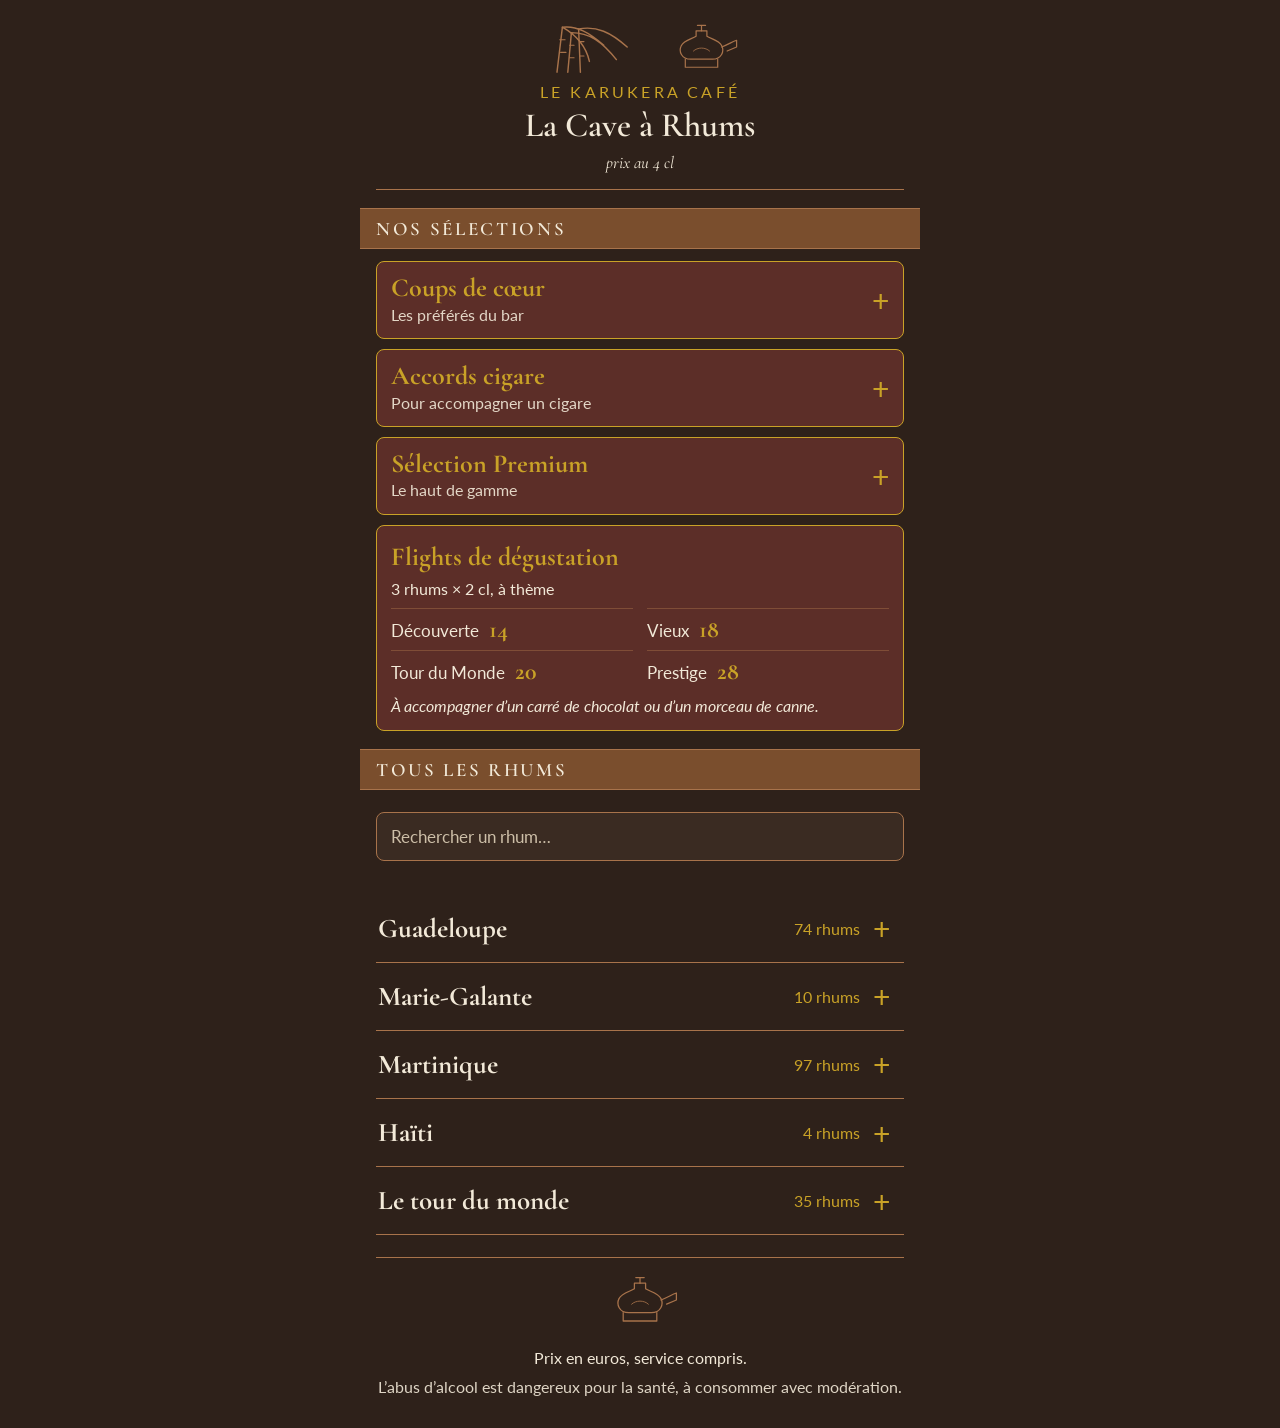
<file: karukera/rhums/index.html>
<!DOCTYPE html>
<html lang="fr"><head><meta charset="utf-8">
<meta name="viewport" content="width=device-width,initial-scale=1">
<meta name="theme-color" content="#2E211A">
<meta name="robots" content="noindex">
<title>Le Karukera Café — La Cave à Rhums</title>
<link rel="preconnect" href="https://fonts.googleapis.com"><link rel="preconnect" href="https://fonts.gstatic.com" crossorigin>
<link href="https://fonts.googleapis.com/css2?family=Cormorant+Garamond:ital,wght@0,600;0,700;1,500&family=Lato:wght@400;700&display=swap" rel="stylesheet">
<style>
:root{--bg:#2E211A;--cuir:#7A4E2D;--tabac:#A8734B;--aca:#5C2E28;--iv:#F2E9D8;--or:#C9A227}
*{box-sizing:border-box}
html{-webkit-text-size-adjust:100%}
body{margin:0;background:var(--bg);color:var(--iv);font:400 16px/1.45 Lato,system-ui,-apple-system,"Segoe UI",Roboto,sans-serif;overflow-x:hidden}
.wrap{max-width:560px;margin:0 auto;padding:0 16px 24px}
h1,h2,h3,h4,.st,.ot,.big{font-family:"Cormorant Garamond",Georgia,"Times New Roman",serif}
header{text-align:center;padding:20px 0 14px;border-bottom:1px solid var(--tabac)}
.eng{display:flex;justify-content:center;gap:14px;align-items:flex-end;height:54px;margin-bottom:6px}.eng svg{height:54px;width:auto}
.kicker{margin:0;font-size:16px;letter-spacing:.2em;text-transform:uppercase;color:var(--or)}
h1{margin:4px 0 6px;font-weight:600;font-size:34px;line-height:1.1}
.sub{margin:0;font-size:17px;color:var(--iv);font-style:italic;font-family:"Cormorant Garamond",Georgia,serif}
.band{margin:18px -16px 12px;padding:8px 16px;background:var(--cuir);font:600 19px "Cormorant Garamond",Georgia,serif;letter-spacing:.14em;text-transform:uppercase;color:var(--iv);border-top:1px solid var(--tabac);border-bottom:1px solid var(--tabac)}
details>summary{list-style:none;cursor:pointer;-webkit-tap-highlight-color:transparent}
details>summary::-webkit-details-marker{display:none}
.sel{background:var(--aca);border:1px solid var(--or);border-radius:8px;margin:0 0 10px}
.sel summary{display:flex;flex-direction:column;padding:12px 44px 12px 14px;position:relative;min-height:56px;justify-content:center}
.st{font-size:26px;font-weight:700;color:var(--or);line-height:1.1}
.ss{font-size:16px;color:var(--iv);opacity:.9}
.sel summary::after,.orig summary::after{content:"+";position:absolute;right:14px;top:50%;transform:translateY(-50%);font:400 30px/1 Lato,sans-serif;color:var(--or)}
details[open]>summary::after{content:"\2212"}
.selin{padding:0 14px 12px}
.tag{margin:0 0 8px;font-size:16px;font-style:italic;color:var(--iv);opacity:.8;border-top:1px solid var(--tabac);padding-top:8px}
.sel ul{list-style:none;margin:0;padding:0}
.sel li{padding:9px 0;border-top:1px solid rgba(168,115,75,.45)}
.sel li p{margin:4px 0 0;font-size:16px;opacity:.95}
.l1,li{display:flex;align-items:baseline;gap:8px}
.sel li{display:block}
.n{font:700 16px Lato,sans-serif;color:var(--or);min-width:26px;font-variant-numeric:tabular-nums}
.p{font:700 12px Lato,sans-serif;letter-spacing:.06em;color:var(--iv);border:1px solid var(--tabac);background:var(--cuir);border-radius:10px;padding:2px 7px;flex:none;align-self:baseline}
.t{font-size:17px;flex:1;min-width:0;overflow-wrap:anywhere}
.pr{font:700 24px "Cormorant Garamond",Georgia,serif;color:var(--or);margin-left:6px;white-space:nowrap}
.fl{background:var(--aca);border:1px solid var(--or);border-radius:8px;padding:12px 14px;margin:0 0 6px}
.fl h2{margin:0;font-size:26px;color:var(--or);font-weight:700}
.fl .d{margin:2px 0 8px;font-size:16px}
.fl ul{list-style:none;margin:0;padding:0;display:grid;grid-template-columns:1fr 1fr;gap:6px 14px}
.fl li{display:block;border-top:1px solid rgba(168,115,75,.45);padding-top:6px}
.fl .t{font-size:17px}
.fl .acc{margin:8px 0 0;font-size:16px;font-style:italic}
.search{position:sticky;top:0;z-index:5;background:var(--bg);padding:10px 0 8px;margin-top:6px}
.search input{width:100%;font:400 17px Lato,sans-serif;padding:13px 14px;border-radius:8px;border:1px solid var(--tabac);background:#3a2b22;color:var(--iv)}
.search input::placeholder{color:#cdbfa8}
.search input:focus{outline:2px solid var(--or)}
#cnt{margin:4px 2px 0;font-size:16px;color:var(--or);min-height:22px}
.orig{border-bottom:1px solid var(--tabac)}
.orig summary{display:flex;justify-content:space-between;align-items:baseline;padding:14px 44px 14px 2px;position:relative;min-height:56px;align-items:center}
.ot{font-size:27px;font-weight:700}
.oc{font-size:16px;color:var(--or)}
.obody{padding:0 0 10px}
.orig ul{list-style:none;margin:0;padding:0}
.orig li{padding:9px 0;border-top:1px solid rgba(168,115,75,.3)}
h3{margin:14px 0 2px;font-size:23px;color:var(--or);font-weight:700;letter-spacing:.04em;border-bottom:1px solid var(--tabac)}
h4{margin:12px 0 2px;font-size:19px;font-weight:600;font-style:italic;color:var(--iv);background:rgba(122,78,45,.5);padding:3px 8px;border-radius:4px}
.hide{display:none!important}
#none{display:none;text-align:center;padding:18px 0;font-size:17px}
footer{text-align:center;margin-top:22px;padding-top:14px;border-top:1px solid var(--tabac);font-size:16px}
footer svg{height:56px;width:auto;margin-bottom:6px}
footer p{margin:6px 0}
footer .w{font-size:16px;opacity:.9}
</style></head><body><div class="wrap">
<header><div class="eng"><svg viewBox="0 0 120 60" aria-hidden="true"><g fill="none" stroke="#A8734B" stroke-width="1.6" stroke-linecap="round"><path d="M20 58 L26 8 M32 58 L36 14 M46 58 L44 10"/><path d="M23 22h6M24 36h6M34 28h5M34 42h5M45 24h5M45 40h5" stroke-width="1.2"/><path d="M26 8 C42 6 56 14 72 28 M26 8 C40 16 52 28 56 46 M36 14 C56 14 70 24 86 44 M44 10 C64 6 80 14 98 30"/></g></svg><svg viewBox="0 0 120 80" aria-hidden="true"><g fill="none" stroke="#A8734B" stroke-width="1.8" stroke-linecap="round" stroke-linejoin="round"><path d="M44 58 C30 58 26 46 30 38 C34 30 46 28 52 24 L52 16 L68 16 L68 24 C74 28 86 30 90 38 C94 46 90 58 76 58 Z"/><path d="M60 16 L60 8 M54 8h12"/><path d="M90 40 C100 36 106 32 112 30 L112 40 L98 46"/><path d="M36 58 L36 70 L84 70 L84 58"/><path d="M48 46 C54 40 66 40 72 46" stroke-width="1.2"/></g></svg></div><p class="kicker">Le Karukera Café</p><h1>La Cave à Rhums</h1><p class="sub">prix au 4 cl</p></header>
<div id="top">
<div class="band">Nos sélections</div>
<details class="sel" id="s1"><summary><span class="st">Coups de cœur</span><span class="ss">Les préférés du bar</span></summary><div class="selin"><p class="tag">sélection proposée — à valider par Jérémie</p><ul><li><div class="l1"><span class="n">06</span><span class="p">GUA</span><span class="t">Bielle Millésime 2018 <b class="pr">10</b></span></div><p>Un agricole de Guadeloupe en millésime, pour découvrir le style de la maison Bielle.</p></li><li><div class="l1"><span class="n">27</span><span class="p">GUA</span><span class="t">Damoiseau 8 ans <b class="pr">10</b></span></div><p>Un rhum vieux de 8 ans, rond et accessible, pour découvrir l’élevage en fût.</p></li><li><div class="l1"><span class="n">41</span><span class="p">GUA</span><span class="t">Longueteau Parcelle 1 <b class="pr">10</b></span></div><p>Un rhum de parcelle, qui met en avant l’expression d’un terroir de Guadeloupe.</p></li><li><div class="l1"><span class="n">76</span><span class="p">M-G</span><span class="t">Père Labat Réserve Familiale <b class="pr">11</b></span></div><p>Marie-Galante dans le verre : un vieux rhum agricole de l’île, à savourer lentement.</p></li><li><div class="l1"><span class="n">56</span><span class="p">GUA</span><span class="t">Montebello Millésime 8 ans <b class="pr">12</b></span></div><p>Un millésime de 8 ans, pour les amateurs de rhums vieux.</p></li><li><div class="l1"><span class="n">67</span><span class="p">GUA</span><span class="t">Reimonenq 9 ans <b class="pr">14</b></span></div><p>Un rhum vieux de 9 ans de la maison Reimonenq, pour finir la soirée.</p></li></ul></div></details><details class="sel" id="s2"><summary><span class="st">Accords cigare</span><span class="ss">Pour accompagner un cigare</span></summary><div class="selin"><p class="tag">sélection proposée — à valider par Jérémie</p><ul><li><div class="l1"><span class="n">101</span><span class="p">MTQ</span><span class="t">Clément XO <b class="pr">10</b></span></div><p>Un XO rond et accessible, une valeur sûre pour accompagner un cigare.</p></li><li><div class="l1"><span class="n">219</span><span class="p">MONDE</span><span class="t">Diplomático <b class="pr">12</b></span></div><p>Un rhum du Venezuela doux et gourmand, un accord tout en rondeur avec le cigare.</p></li><li><div class="l1"><span class="n">117</span><span class="p">MTQ</span><span class="t">HSE Black Sheriff <b class="pr">16</b></span></div><p>Un rhum vieux au caractère marqué, pensé pour tenir face à un cigare corsé.</p></li><li><div class="l1"><span class="n">204</span><span class="p">MONDE</span><span class="t">Zacapa Solera 23 ans <b class="pr">17</b></span></div><p>Un rhum du Guatemala de longue maturation, pour un moment de fumoir.</p></li><li><div class="l1"><span class="n">160</span><span class="p">MTQ</span><span class="t">Neisson XO <b class="pr">19</b></span></div><p>Un XO agricole de Martinique, à la fois élégant et structuré.</p></li><li><div class="l1"><span class="n">10</span><span class="p">GUA</span><span class="t">Bielle Karibia 9 ans <b class="pr">20</b></span></div><p>Un rhum vieux de 9 ans de la maison Bielle, pour un cigare de fin de soirée.</p></li></ul></div></details><details class="sel" id="s3"><summary><span class="st">Sélection Premium</span><span class="ss">Le haut de gamme</span></summary><div class="selin"><p class="tag">sélection proposée — à valider par Jérémie</p><ul><li><div class="l1"><span class="n">49</span><span class="p">GUA</span><span class="t">Longueteau Genesis XO <b class="pr">40</b></span></div><p>Une cuvée haut de gamme de Longueteau, pour une dégustation d’exception.</p></li><li><div class="l1"><span class="n">70</span><span class="p">GUA</span><span class="t">Reimonenq RQL Limité <b class="pr">48</b></span></div><p>Une édition limitée de la maison Reimonenq, à déguster en petite quantité.</p></li><li><div class="l1"><span class="n">145</span><span class="p">MTQ</span><span class="t">La Favorite Flibuste 2000 <b class="pr">70</b></span></div><p>Un millésime ancien de Martinique, à savourer en petite quantité.</p></li><li><div class="l1"><span class="n">62</span><span class="p">GUA</span><span class="t">Montebello 1982 <b class="pr">72</b></span></div><p>Un millésime 1982 de Guadeloupe, rare et précieux.</p></li><li><div class="l1"><span class="n">15</span><span class="p">GUA</span><span class="t">Bielle Anniversaire <b class="pr">79</b></span></div><p>Une cuvée anniversaire de la maison Bielle, pour les grandes occasions.</p></li><li><div class="l1"><span class="n">93</span><span class="p">MTQ</span><span class="t">A1710 La Délivrande <b class="pr">126</b></span></div><p>La référence la plus exclusive de la carte, pour un moment d’exception.</p></li></ul></div></details>
<div class="fl"><h2>Flights de dégustation</h2><p class="d">3 rhums × 2 cl, à thème</p><ul><li><span class="t">Découverte</span> <b class="pr">14</b></li><li><span class="t">Vieux</span> <b class="pr">18</b></li><li><span class="t">Tour du Monde</span> <b class="pr">20</b></li><li><span class="t">Prestige</span> <b class="pr">28</b></li></ul><p class="acc">À accompagner d’un carré de chocolat ou d’un morceau de canne.</p></div>
</div>
<div class="band">Tous les rhums</div>
<div class="search"><input id="q" type="search" placeholder="Rechercher un rhum…" autocomplete="off" aria-label="Rechercher"><div id="cnt" aria-live="polite"></div></div>
<div id="none">Aucun rhum trouvé. Essayez un autre mot.</div>
<details class="orig"><summary><span class="ot">Guadeloupe</span><span class="oc" data-c="74">74 rhums</span></summary><div class="obody"><div class="dist"><h4>Bielle</h4><ul><li data-s="guadeloupe bielle bielle canne grise"><span class="n">01</span><span class="p">GUA</span><span class="t">Bielle Canne Grise <b class="pr">6</b></span></li><li data-s="guadeloupe bielle bielle ambre premium"><span class="n">02</span><span class="p">GUA</span><span class="t">Bielle Ambré Premium <b class="pr">7</b></span></li><li data-s="guadeloupe bielle bielle canne bio"><span class="n">03</span><span class="p">GUA</span><span class="t">Bielle Canne Bio <b class="pr">8</b></span></li><li data-s="guadeloupe bielle bielle 3 ans"><span class="n">04</span><span class="p">GUA</span><span class="t">Bielle 3 ans <b class="pr">8</b></span></li><li data-s="guadeloupe bielle bielle 2015"><span class="n">05</span><span class="p">GUA</span><span class="t">Bielle 2015 <b class="pr">9</b></span></li><li data-s="guadeloupe bielle bielle millesime 2018"><span class="n">06</span><span class="p">GUA</span><span class="t">Bielle Millésime 2018 <b class="pr">10</b></span></li><li data-s="guadeloupe bielle bielle millesime 2017"><span class="n">07</span><span class="p">GUA</span><span class="t">Bielle Millésime 2017 <b class="pr">12</b></span></li><li data-s="guadeloupe bielle bielle brut de fut 2016"><span class="n">08</span><span class="p">GUA</span><span class="t">Bielle Brut de Fût 2016 <b class="pr">15</b></span></li><li data-s="guadeloupe bielle bielle brut de fut 2014"><span class="n">09</span><span class="p">GUA</span><span class="t">Bielle Brut de Fût 2014 <b class="pr">17</b></span></li><li data-s="guadeloupe bielle bielle karibia 9 ans"><span class="n">10</span><span class="p">GUA</span><span class="t">Bielle Karibia 9 ans <b class="pr">20</b></span></li><li data-s="guadeloupe bielle bielle millesime 2008"><span class="n">11</span><span class="p">GUA</span><span class="t">Bielle Millésime 2008 <b class="pr">21</b></span></li><li data-s="guadeloupe bielle bielle millesime 2011"><span class="n">12</span><span class="p">GUA</span><span class="t">Bielle Millésime 2011 <b class="pr">22</b></span></li><li data-s="guadeloupe bielle bielle brut de fut 2012 limite"><span class="n">13</span><span class="p">GUA</span><span class="t">Bielle Brut de Fût 2012 Limité <b class="pr">31</b></span></li><li data-s="guadeloupe bielle bielle pepite 2008"><span class="n">14</span><span class="p">GUA</span><span class="t">Bielle Pépite 2008 <b class="pr">69</b></span></li><li data-s="guadeloupe bielle bielle anniversaire"><span class="n">15</span><span class="p">GUA</span><span class="t">Bielle Anniversaire <b class="pr">79</b></span></li></ul></div><div class="dist"><h4>Bologne</h4><ul><li data-s="guadeloupe bologne bologne blanc"><span class="n">16</span><span class="p">GUA</span><span class="t">Bologne Blanc <b class="pr">4</b></span></li><li data-s="guadeloupe bologne bologne double maturation"><span class="n">17</span><span class="p">GUA</span><span class="t">Bologne Double Maturation <b class="pr">6</b></span></li><li data-s="guadeloupe bologne bologne black canne"><span class="n">18</span><span class="p">GUA</span><span class="t">Bologne Black Canne <b class="pr">7</b></span></li><li data-s="guadeloupe bologne bologne cask matured"><span class="n">19</span><span class="p">GUA</span><span class="t">Bologne Cask Matured <b class="pr">8</b></span></li><li data-s="guadeloupe bologne bologne vo"><span class="n">20</span><span class="p">GUA</span><span class="t">Bologne VO <b class="pr">8</b></span></li><li data-s="guadeloupe bologne bologne old black canne"><span class="n">21</span><span class="p">GUA</span><span class="t">Bologne Old Black Canne <b class="pr">9</b></span></li><li data-s="guadeloupe bologne bologne vsop"><span class="n">22</span><span class="p">GUA</span><span class="t">Bologne VSOP <b class="pr">10</b></span></li><li data-s="guadeloupe bologne bologne distillat canne noire"><span class="n">23</span><span class="p">GUA</span><span class="t">Bologne Distillat Canne Noire <b class="pr">11</b></span></li><li data-s="guadeloupe bologne bologne brut de colonne"><span class="n">24</span><span class="p">GUA</span><span class="t">Bologne Brut de Colonne <b class="pr">14</b></span></li><li data-s="guadeloupe bologne bologne xo"><span class="n">25</span><span class="p">GUA</span><span class="t">Bologne XO <b class="pr">17</b></span></li></ul></div><div class="dist"><h4>Damoiseau</h4><ul><li data-s="guadeloupe damoiseau damoiseau xo"><span class="n">26</span><span class="p">GUA</span><span class="t">Damoiseau XO <b class="pr">9</b></span></li><li data-s="guadeloupe damoiseau damoiseau 8 ans"><span class="n">27</span><span class="p">GUA</span><span class="t">Damoiseau 8 ans <b class="pr">10</b></span></li><li data-s="guadeloupe damoiseau damoiseau 2008"><span class="n">28</span><span class="p">GUA</span><span class="t">Damoiseau 2008 <b class="pr">12</b></span></li><li data-s="guadeloupe damoiseau damoiseau cuvee 21e siecle 8 ans"><span class="n">29</span><span class="p">GUA</span><span class="t">Damoiseau Cuvée 21e Siècle 8 ans <b class="pr">65</b></span></li></ul></div><div class="dist"><h4>Darboussier</h4><ul><li data-s="guadeloupe darboussier darboussier blanc 50°"><span class="n">30</span><span class="p">GUA</span><span class="t">Darboussier Blanc 50° <b class="pr">6</b></span></li><li data-s="guadeloupe darboussier darboussier vieux 4 ans premium 45 %"><span class="n">31</span><span class="p">GUA</span><span class="t">Darboussier Vieux 4 ans Premium 45 % <b class="pr">7</b></span></li><li data-s="guadeloupe darboussier darboussier 4 ans"><span class="n">32</span><span class="p">GUA</span><span class="t">Darboussier 4 ans <b class="pr">8</b></span></li><li data-s="guadeloupe darboussier darboussier 6 ans"><span class="n">33</span><span class="p">GUA</span><span class="t">Darboussier 6 ans <b class="pr">9</b></span></li><li data-s="guadeloupe darboussier darboussier cuvee speciale"><span class="n">34</span><span class="p">GUA</span><span class="t">Darboussier Cuvée Spéciale <b class="pr">13</b></span></li></ul></div><div class="dist"><h4>Karukera</h4><ul><li data-s="guadeloupe karukera karukera gold"><span class="n">35</span><span class="p">GUA</span><span class="t">Karukera Gold <b class="pr">7</b></span></li><li data-s="guadeloupe karukera karukera reserve speciale"><span class="n">36</span><span class="p">GUA</span><span class="t">Karukera Réserve Spéciale <b class="pr">8</b></span></li><li data-s="guadeloupe karukera karukera vieux agricole"><span class="n">37</span><span class="p">GUA</span><span class="t">Karukera Vieux Agricole <b class="pr">9</b></span></li><li data-s="guadeloupe karukera karukera expression limitee"><span class="n">38</span><span class="p">GUA</span><span class="t">Karukera Expression Limitée <b class="pr">13</b></span></li><li data-s="guadeloupe karukera karukera aligator"><span class="n">39</span><span class="p">GUA</span><span class="t">Karukera Aligator <b class="pr">14</b></span></li></ul></div><div class="dist"><h4>Longueteau</h4><ul><li data-s="guadeloupe longueteau longueteau parcelle 4"><span class="n">40</span><span class="p">GUA</span><span class="t">Longueteau Parcelle 4 <b class="pr">9</b></span></li><li data-s="guadeloupe longueteau longueteau parcelle 1"><span class="n">41</span><span class="p">GUA</span><span class="t">Longueteau Parcelle 1 <b class="pr">10</b></span></li><li data-s="guadeloupe longueteau longueteau parcelle 12"><span class="n">42</span><span class="p">GUA</span><span class="t">Longueteau Parcelle 12 <b class="pr">11</b></span></li><li data-s="guadeloupe longueteau longueteau genesis limite"><span class="n">43</span><span class="p">GUA</span><span class="t">Longueteau Genesis Limité <b class="pr">11</b></span></li><li data-s="guadeloupe longueteau genesis ambre limite"><span class="n">44</span><span class="p">GUA</span><span class="t">Genesis Ambré Limité <b class="pr">14</b></span></li><li data-s="guadeloupe longueteau longueteau concerto limite"><span class="n">45</span><span class="p">GUA</span><span class="t">Longueteau Concerto Limité <b class="pr">16</b></span></li><li data-s="guadeloupe longueteau longueteau opera limite"><span class="n">46</span><span class="p">GUA</span><span class="t">Longueteau Opéra Limité <b class="pr">18</b></span></li><li data-s="guadeloupe longueteau longueteau xo"><span class="n">47</span><span class="p">GUA</span><span class="t">Longueteau XO <b class="pr">38</b></span></li><li data-s="guadeloupe longueteau longueteau 125"><span class="n">48</span><span class="p">GUA</span><span class="t">Longueteau 125 <b class="pr">39</b></span></li><li data-s="guadeloupe longueteau longueteau genesis xo"><span class="n">49</span><span class="p">GUA</span><span class="t">Longueteau Genesis XO <b class="pr">40</b></span></li></ul></div><div class="dist"><h4>Montebello</h4><ul><li data-s="guadeloupe montebello montebello blanc winch"><span class="n">50</span><span class="p">GUA</span><span class="t">Montebello Blanc Winch <b class="pr">6</b></span></li><li data-s="guadeloupe montebello montebello 3 ans"><span class="n">51</span><span class="p">GUA</span><span class="t">Montebello 3 ans <b class="pr">7</b></span></li><li data-s="guadeloupe montebello montebello 5 ans"><span class="n">52</span><span class="p">GUA</span><span class="t">Montebello 5 ans <b class="pr">7</b></span></li><li data-s="guadeloupe montebello montebello zenga"><span class="n">53</span><span class="p">GUA</span><span class="t">Montebello Zenga <b class="pr">8</b></span></li><li data-s="guadeloupe montebello montebello brigade blanc limite"><span class="n">54</span><span class="p">GUA</span><span class="t">Montebello Brigade Blanc Limité <b class="pr">9</b></span></li><li data-s="guadeloupe montebello montebello brut de fut 3 ans"><span class="n">55</span><span class="p">GUA</span><span class="t">Montebello Brut de Fût 3 ans <b class="pr">9</b></span></li><li data-s="guadeloupe montebello montebello millesime 8 ans"><span class="n">56</span><span class="p">GUA</span><span class="t">Montebello Millésime 8 ans <b class="pr">12</b></span></li><li data-s="guadeloupe montebello montebello brut de fut 6 ans"><span class="n">57</span><span class="p">GUA</span><span class="t">Montebello Brut de Fût 6 ans <b class="pr">15</b></span></li><li data-s="guadeloupe montebello montebello rencontre"><span class="n">58</span><span class="p">GUA</span><span class="t">Montebello Rencontre <b class="pr">15</b></span></li><li data-s="guadeloupe montebello dazy art montebello limite"><span class="n">59</span><span class="p">GUA</span><span class="t">Dazy Art Montebello Limité <b class="pr">16</b></span></li><li data-s="guadeloupe montebello montebello rencontre (autre version)"><span class="n">60</span><span class="p">GUA</span><span class="t">Montebello Rencontre (autre version) <b class="pr">17</b></span></li><li data-s="guadeloupe montebello montebello brut batch 2, 10 ans"><span class="n">61</span><span class="p">GUA</span><span class="t">Montebello Brut Batch 2, 10 ans <b class="pr">21</b></span></li><li data-s="guadeloupe montebello montebello 1982"><span class="n">62</span><span class="p">GUA</span><span class="t">Montebello 1982 <b class="pr">72</b></span></li></ul></div><div class="dist"><h4>Reimonenq</h4><ul><li data-s="guadeloupe reimonenq reimonenq phoenix"><span class="n">63</span><span class="p">GUA</span><span class="t">Reimonenq Phoenix <b class="pr">7</b></span></li><li data-s="guadeloupe reimonenq reimonenq jr cuvee speciale"><span class="n">64</span><span class="p">GUA</span><span class="t">Reimonenq JR Cuvée Spéciale <b class="pr">7</b></span></li><li data-s="guadeloupe reimonenq reimonenq vieux"><span class="n">65</span><span class="p">GUA</span><span class="t">Reimonenq Vieux <b class="pr">8</b></span></li><li data-s="guadeloupe reimonenq reimonenq 7 ans"><span class="n">66</span><span class="p">GUA</span><span class="t">Reimonenq 7 ans <b class="pr">10</b></span></li><li data-s="guadeloupe reimonenq reimonenq 9 ans"><span class="n">67</span><span class="p">GUA</span><span class="t">Reimonenq 9 ans <b class="pr">14</b></span></li><li data-s="guadeloupe reimonenq reimonenq ferinand d&#x27;or limite"><span class="n">68</span><span class="p">GUA</span><span class="t">Reimonenq Férinand d&#x27;Or Limité <b class="pr">32</b></span></li><li data-s="guadeloupe reimonenq reimonenq quintessence"><span class="n">69</span><span class="p">GUA</span><span class="t">Reimonenq Quintessence <b class="pr">39</b></span></li><li data-s="guadeloupe reimonenq reimonenq rql limite"><span class="n">70</span><span class="p">GUA</span><span class="t">Reimonenq RQL Limité <b class="pr">48</b></span></li></ul></div><div class="dist"><h4>Séverin</h4><ul><li data-s="guadeloupe severin severin ambre"><span class="n">71</span><span class="p">GUA</span><span class="t">Séverin Ambré <b class="pr">9</b></span></li><li data-s="guadeloupe severin severin 6 ans"><span class="n">72</span><span class="p">GUA</span><span class="t">Séverin 6 ans <b class="pr">10</b></span></li><li data-s="guadeloupe severin severin vsop"><span class="n">73</span><span class="p">GUA</span><span class="t">Séverin VSOP <b class="pr">11</b></span></li><li data-s="guadeloupe severin severin xo"><span class="n">74</span><span class="p">GUA</span><span class="t">Séverin XO <b class="pr">12</b></span></li></ul></div></div></details><details class="orig"><summary><span class="ot">Marie-Galante</span><span class="oc" data-c="10">10 rhums</span></summary><div class="obody"><div class="dist"><ul><li data-s="marie-galante pere labat pere labat canne jaune"><span class="n">75</span><span class="p">M-G</span><span class="t">Père Labat Canne Jaune <b class="pr">8</b></span></li><li data-s="marie-galante pere labat pere labat reserve familiale"><span class="n">76</span><span class="p">M-G</span><span class="t">Père Labat Réserve Familiale <b class="pr">11</b></span></li><li data-s="marie-galante pere labat pere labat revelation"><span class="n">77</span><span class="p">M-G</span><span class="t">Père Labat Révélation <b class="pr">15</b></span></li><li data-s="marie-galante pere labat pere labat dore"><span class="n">78</span><span class="p">M-G</span><span class="t">Père Labat Doré <b class="pr">15</b></span></li><li data-s="marie-galante pere labat pere labat single cask 2015"><span class="n">79</span><span class="p">M-G</span><span class="t">Père Labat Single Cask 2015 <b class="pr">15</b></span></li><li data-s="marie-galante pere labat pere labat cuvee speciale"><span class="n">80</span><span class="p">M-G</span><span class="t">Père Labat Cuvée Spéciale <b class="pr">16</b></span></li><li data-s="marie-galante pere labat pere labat single cask 2016"><span class="n">81</span><span class="p">M-G</span><span class="t">Père Labat Single Cask 2016 <b class="pr">16</b></span></li><li data-s="marie-galante pere labat pere labat 8 ans"><span class="n">82</span><span class="p">M-G</span><span class="t">Père Labat 8 ans <b class="pr">17</b></span></li><li data-s="marie-galante pere labat pere labat single cask 2017"><span class="n">83</span><span class="p">M-G</span><span class="t">Père Labat Single Cask 2017 <b class="pr">17</b></span></li><li data-s="marie-galante pere labat pere labat single cask 2010"><span class="n">84</span><span class="p">M-G</span><span class="t">Père Labat Single Cask 2010 <b class="pr">27</b></span></li></ul></div></div></details><details class="orig"><summary><span class="ot">Martinique</span><span class="oc" data-c="97">97 rhums</span></summary><div class="obody"><div class="dist"><h4>A1710</h4><ul><li data-s="martinique a1710 a1710 la perle 2020"><span class="n">85</span><span class="p">MTQ</span><span class="t">A1710 La Perle 2020 <b class="pr">7</b></span></li><li data-s="martinique a1710 a1710 bete a feu"><span class="n">86</span><span class="p">MTQ</span><span class="t">A1710 Bête à Feu <b class="pr">8</b></span></li><li data-s="martinique a1710 a1710 la perle brute"><span class="n">87</span><span class="p">MTQ</span><span class="t">A1710 La Perle Brute <b class="pr">8</b></span></li><li data-s="martinique a1710 a1710 la perle rare bio"><span class="n">88</span><span class="p">MTQ</span><span class="t">A1710 La Perle Rare Bio <b class="pr">9</b></span></li><li data-s="martinique a1710 a1710 renaissance"><span class="n">89</span><span class="p">MTQ</span><span class="t">A1710 Renaissance <b class="pr">10</b></span></li><li data-s="martinique a1710 a1710 cheval bondieu"><span class="n">90</span><span class="p">MTQ</span><span class="t">A1710 Cheval Bondieu <b class="pr">29</b></span></li><li data-s="martinique a1710 a1710 nuee ardente"><span class="n">91</span><span class="p">MTQ</span><span class="t">A1710 Nuée Ardente <b class="pr">32</b></span></li><li data-s="martinique a1710 a1710 soleil de minuit"><span class="n">92</span><span class="p">MTQ</span><span class="t">A1710 Soleil de Minuit <b class="pr">37</b></span></li><li data-s="martinique a1710 a1710 la delivrande"><span class="n">93</span><span class="p">MTQ</span><span class="t">A1710 La Délivrande <b class="pr">126</b></span></li></ul></div><div class="dist"><h4>Clément</h4><ul><li data-s="martinique clement clement canne bleue 2021"><span class="n">94</span><span class="p">MTQ</span><span class="t">Clément Canne Bleue 2021 <b class="pr">6</b></span></li><li data-s="martinique clement clement canne bleue 2017"><span class="n">95</span><span class="p">MTQ</span><span class="t">Clément Canne Bleue 2017 <b class="pr">7</b></span></li><li data-s="martinique clement clement vo"><span class="n">96</span><span class="p">MTQ</span><span class="t">Clément VO <b class="pr">7</b></span></li><li data-s="martinique clement clement select barrel"><span class="n">97</span><span class="p">MTQ</span><span class="t">Clément Select Barrel <b class="pr">8</b></span></li><li data-s="martinique clement clement fut boise"><span class="n">98</span><span class="p">MTQ</span><span class="t">Clément Fût Boisé <b class="pr">8</b></span></li><li data-s="martinique clement clement vsop"><span class="n">99</span><span class="p">MTQ</span><span class="t">Clément VSOP <b class="pr">8</b></span></li><li data-s="martinique clement clement single cask"><span class="n">100</span><span class="p">MTQ</span><span class="t">Clément Single Cask <b class="pr">9</b></span></li><li data-s="martinique clement clement xo"><span class="n">101</span><span class="p">MTQ</span><span class="t">Clément XO <b class="pr">10</b></span></li><li data-s="martinique clement clement prestige 10 ans"><span class="n">102</span><span class="p">MTQ</span><span class="t">Clément Prestige 10 ans <b class="pr">12</b></span></li><li data-s="martinique clement clement colonne"><span class="n">103</span><span class="p">MTQ</span><span class="t">Clément Colonne <b class="pr">15</b></span></li><li data-s="martinique clement clement homere"><span class="n">104</span><span class="p">MTQ</span><span class="t">Clément Homère <b class="pr">16</b></span></li><li data-s="martinique clement clement elixir"><span class="n">105</span><span class="p">MTQ</span><span class="t">Clément Elixir <b class="pr">22</b></span></li><li data-s="martinique clement clement cuvee habitation"><span class="n">106</span><span class="p">MTQ</span><span class="t">Clément Cuvée Habitation <b class="pr">29</b></span></li></ul></div><div class="dist"><h4>Depaz</h4><ul><li data-s="martinique depaz depaz plantation"><span class="n">107</span><span class="p">MTQ</span><span class="t">Depaz Plantation <b class="pr">6</b></span></li><li data-s="martinique depaz depaz vsop"><span class="n">108</span><span class="p">MTQ</span><span class="t">Depaz VSOP <b class="pr">10</b></span></li><li data-s="martinique depaz depaz millesime 2002"><span class="n">109</span><span class="p">MTQ</span><span class="t">Depaz Millésime 2002 <b class="pr">13</b></span></li><li data-s="martinique depaz depaz grande reserve xo"><span class="n">110</span><span class="p">MTQ</span><span class="t">Depaz Grande Réserve XO <b class="pr">15</b></span></li><li data-s="martinique depaz depaz single cask 2003 limite"><span class="n">111</span><span class="p">MTQ</span><span class="t">Depaz Single Cask 2003 Limité <b class="pr">19</b></span></li><li data-s="martinique depaz depaz cuvee prestige xo"><span class="n">112</span><span class="p">MTQ</span><span class="t">Depaz Cuvée Prestige XO <b class="pr">27</b></span></li><li data-s="martinique depaz depaz xo 2010"><span class="n">113</span><span class="p">MTQ</span><span class="t">Depaz XO 2010 <b class="pr">31</b></span></li></ul></div><div class="dist"><h4>HSE</h4><ul><li data-s="martinique hse hse voyage imaginaire"><span class="n">114</span><span class="p">MTQ</span><span class="t">HSE Voyage Imaginaire <b class="pr">7</b></span></li><li data-s="martinique hse hse xo"><span class="n">115</span><span class="p">MTQ</span><span class="t">HSE XO <b class="pr">12,50</b></span></li><li data-s="martinique hse hse vieux"><span class="n">116</span><span class="p">MTQ</span><span class="t">HSE Vieux <b class="pr">13</b></span></li><li data-s="martinique hse hse black sheriff"><span class="n">117</span><span class="p">MTQ</span><span class="t">HSE Black Sheriff <b class="pr">16</b></span></li><li data-s="martinique hse hse small cask"><span class="n">118</span><span class="p">MTQ</span><span class="t">HSE Small Cask <b class="pr">16</b></span></li><li data-s="martinique hse hse 2007 extra vieux"><span class="n">119</span><span class="p">MTQ</span><span class="t">HSE 2007 Extra Vieux <b class="pr">29</b></span></li><li data-s="martinique hse hse single cask 2006"><span class="n">120</span><span class="p">MTQ</span><span class="t">HSE Single Cask 2006 <b class="pr">34</b></span></li></ul></div><div class="dist"><h4>J. Bally</h4><ul><li data-s="martinique j. bally j. bally art deco"><span class="n">121</span><span class="p">MTQ</span><span class="t">J. Bally Art Déco <b class="pr">32</b></span></li><li data-s="martinique j. bally j. bally brut de fut 2004"><span class="n">122</span><span class="p">MTQ</span><span class="t">J. Bally Brut de Fût 2004 <b class="pr">52</b></span></li></ul></div><div class="dist"><h4>JM</h4><ul><li data-s="martinique jm jm vo"><span class="n">123</span><span class="p">MTQ</span><span class="t">JM VO <b class="pr">7</b></span></li><li data-s="martinique jm jm vsop"><span class="n">124</span><span class="p">MTQ</span><span class="t">JM VSOP <b class="pr">9</b></span></li><li data-s="martinique jm jm fumee volcanique"><span class="n">125</span><span class="p">MTQ</span><span class="t">JM Fumée Volcanique <b class="pr">10</b></span></li><li data-s="martinique jm jm xo"><span class="n">126</span><span class="p">MTQ</span><span class="t">JM XO <b class="pr">15</b></span></li><li data-s="martinique jm jm millesime 2010"><span class="n">127</span><span class="p">MTQ</span><span class="t">JM Millésime 2010 <b class="pr">20</b></span></li><li data-s="martinique jm jm 1845"><span class="n">128</span><span class="p">MTQ</span><span class="t">JM 1845 <b class="pr">20</b></span></li><li data-s="martinique jm jm rhum calvados limite"><span class="n">129</span><span class="p">MTQ</span><span class="t">JM Rhum Calvados Limité <b class="pr">22</b></span></li></ul></div><div class="dist"><h4>La Baie des Trésors</h4><ul><li data-s="martinique la baie des tresors la baie des tresors blanc"><span class="n">130</span><span class="p">MTQ</span><span class="t">La Baie des Trésors Blanc <b class="pr">8</b></span></li><li data-s="martinique la baie des tresors la baie des tresors ambre"><span class="n">131</span><span class="p">MTQ</span><span class="t">La Baie des Trésors Ambré <b class="pr">9</b></span></li><li data-s="martinique la baie des tresors la baie des tresors vieux"><span class="n">132</span><span class="p">MTQ</span><span class="t">La Baie des Trésors Vieux <b class="pr">13</b></span></li></ul></div><div class="dist"><h4>La Favorite</h4><ul><li data-s="martinique la favorite la favorite cœur de canne"><span class="n">133</span><span class="p">MTQ</span><span class="t">La Favorite Cœur de Canne <b class="pr">6</b></span></li><li data-s="martinique la favorite la favorite cœur d&#x27;ambre"><span class="n">134</span><span class="p">MTQ</span><span class="t">La Favorite Cœur d&#x27;Ambre <b class="pr">7</b></span></li><li data-s="martinique la favorite la favorite la digue"><span class="n">135</span><span class="p">MTQ</span><span class="t">La Favorite La Digue <b class="pr">8</b></span></li><li data-s="martinique la favorite la favorite 180e anniversaire mars"><span class="n">136</span><span class="p">MTQ</span><span class="t">La Favorite 180e Anniversaire Mars <b class="pr">9</b></span></li><li data-s="martinique la favorite la favorite bel air"><span class="n">137</span><span class="p">MTQ</span><span class="t">La Favorite Bel Air <b class="pr">10</b></span></li><li data-s="martinique la favorite la favorite cœur de rhum"><span class="n">138</span><span class="p">MTQ</span><span class="t">La Favorite Cœur de Rhum <b class="pr">12</b></span></li><li data-s="martinique la favorite la favorite millesime 2015"><span class="n">139</span><span class="p">MTQ</span><span class="t">La Favorite Millésime 2015 <b class="pr">15</b></span></li><li data-s="martinique la favorite la favorite millesime 2011"><span class="n">140</span><span class="p">MTQ</span><span class="t">La Favorite Millésime 2011 <b class="pr">19</b></span></li><li data-s="martinique la favorite la favorite millesime 2012"><span class="n">141</span><span class="p">MTQ</span><span class="t">La Favorite Millésime 2012 <b class="pr">23</b></span></li><li data-s="martinique la favorite la favorite privilege pour lulu"><span class="n">142</span><span class="p">MTQ</span><span class="t">La Favorite Privilège pour Lulu <b class="pr">28</b></span></li><li data-s="martinique la favorite la favorite freres de la cote 2020"><span class="n">143</span><span class="p">MTQ</span><span class="t">La Favorite Frères de la Côte 2020 <b class="pr">35</b></span></li><li data-s="martinique la favorite la favorite reserve du chateau"><span class="n">144</span><span class="p">MTQ</span><span class="t">La Favorite Réserve du Château <b class="pr">47</b></span></li><li data-s="martinique la favorite la favorite flibuste 2000"><span class="n">145</span><span class="p">MTQ</span><span class="t">La Favorite Flibuste 2000 <b class="pr">70</b></span></li></ul></div><div class="dist"><h4>La Mauny</h4><ul><li data-s="martinique la mauny la mauny blanc wouj"><span class="n">146</span><span class="p">MTQ</span><span class="t">La Mauny Blanc Wouj <b class="pr">8</b></span></li><li data-s="martinique la mauny la mauny vo"><span class="n">147</span><span class="p">MTQ</span><span class="t">La Mauny VO <b class="pr">8</b></span></li><li data-s="martinique la mauny la mauny vsop"><span class="n">148</span><span class="p">MTQ</span><span class="t">La Mauny VSOP <b class="pr">9</b></span></li><li data-s="martinique la mauny la mauny xo"><span class="n">149</span><span class="p">MTQ</span><span class="t">La Mauny XO <b class="pr">14</b></span></li><li data-s="martinique la mauny la mauny extra vieux"><span class="n">150</span><span class="p">MTQ</span><span class="t">La Mauny Extra Vieux <b class="pr">18</b></span></li><li data-s="martinique la mauny la mauny nouveau monde limite"><span class="n">151</span><span class="p">MTQ</span><span class="t">La Mauny Nouveau Monde Limité <b class="pr">46</b></span></li></ul></div><div class="dist"><h4>Neisson</h4><ul><li data-s="martinique neisson neisson blanc 50 %"><span class="n">152</span><span class="p">MTQ</span><span class="t">Neisson Blanc 50 % <b class="pr">6</b></span></li><li data-s="martinique neisson neisson eleve sous bois"><span class="n">153</span><span class="p">MTQ</span><span class="t">Neisson Élevé Sous Bois <b class="pr">7</b></span></li><li data-s="martinique neisson neisson 105"><span class="n">154</span><span class="p">MTQ</span><span class="t">Neisson 105 <b class="pr">8</b></span></li><li data-s="martinique neisson neisson blanc esprit"><span class="n">155</span><span class="p">MTQ</span><span class="t">Neisson Blanc Esprit <b class="pr">12</b></span></li><li data-s="martinique neisson neisson 105 bio"><span class="n">156</span><span class="p">MTQ</span><span class="t">Neisson 105 Bio <b class="pr">12</b></span></li><li data-s="martinique neisson neisson 107"><span class="n">157</span><span class="p">MTQ</span><span class="t">Neisson 107 <b class="pr">12</b></span></li><li data-s="martinique neisson neisson le vieux"><span class="n">158</span><span class="p">MTQ</span><span class="t">Neisson Le Vieux <b class="pr">14</b></span></li><li data-s="martinique neisson neisson ambree 62"><span class="n">159</span><span class="p">MTQ</span><span class="t">Neisson Ambrée 62 <b class="pr">17</b></span></li><li data-s="martinique neisson neisson xo"><span class="n">160</span><span class="p">MTQ</span><span class="t">Neisson XO <b class="pr">19</b></span></li><li data-s="martinique neisson neisson 233 limite"><span class="n">161</span><span class="p">MTQ</span><span class="t">Neisson 233 Limité <b class="pr">69</b></span></li></ul></div><div class="dist"><h4>Saint James</h4><ul><li data-s="martinique saint james saint james blanc bio"><span class="n">162</span><span class="p">MTQ</span><span class="t">Saint James Blanc Bio <b class="pr">7</b></span></li><li data-s="martinique saint james saint james american barrel"><span class="n">163</span><span class="p">MTQ</span><span class="t">Saint James American Barrel <b class="pr">7</b></span></li><li data-s="martinique saint james saint james vsop"><span class="n">164</span><span class="p">MTQ</span><span class="t">Saint James VSOP <b class="pr">7</b></span></li><li data-s="martinique saint james saint james vo"><span class="n">165</span><span class="p">MTQ</span><span class="t">Saint James VO <b class="pr">8</b></span></li><li data-s="martinique saint james saint james hors d&#x27;age"><span class="n">166</span><span class="p">MTQ</span><span class="t">Saint James Hors d&#x27;Âge <b class="pr">8</b></span></li><li data-s="martinique saint james saint james cuvee 1765"><span class="n">167</span><span class="p">MTQ</span><span class="t">Saint James Cuvée 1765 <b class="pr">8</b></span></li><li data-s="martinique saint james saint james xo"><span class="n">168</span><span class="p">MTQ</span><span class="t">Saint James XO <b class="pr">10</b></span></li><li data-s="martinique saint james saint james cuvee excellence"><span class="n">169</span><span class="p">MTQ</span><span class="t">Saint James Cuvée Excellence <b class="pr">12</b></span></li><li data-s="martinique saint james saint james cuvee la salle"><span class="n">170</span><span class="p">MTQ</span><span class="t">Saint James Cuvée La Salle <b class="pr">24</b></span></li></ul></div><div class="dist"><h4>Trois Rivières</h4><ul><li data-s="martinique trois rivieres trois rivieres 50 % blanc"><span class="n">171</span><span class="p">MTQ</span><span class="t">Trois Rivières 50 % Blanc <b class="pr">7</b></span></li><li data-s="martinique trois rivieres trois rivieres cuvee de l&#x27;ocean"><span class="n">172</span><span class="p">MTQ</span><span class="t">Trois Rivières Cuvée de l&#x27;Océan <b class="pr">7</b></span></li><li data-s="martinique trois rivieres trois rivieres vo"><span class="n">173</span><span class="p">MTQ</span><span class="t">Trois Rivières VO <b class="pr">9</b></span></li><li data-s="martinique trois rivieres trois rivieres vsop"><span class="n">174</span><span class="p">MTQ</span><span class="t">Trois Rivières VSOP <b class="pr">10</b></span></li><li data-s="martinique trois rivieres trois rivieres triple millesime 2001/2005/2015"><span class="n">175</span><span class="p">MTQ</span><span class="t">Trois Rivières Triple Millésime 2001/2005/2015 <b class="pr">16</b></span></li><li data-s="martinique trois rivieres trois rivieres millesime 2000"><span class="n">176</span><span class="p">MTQ</span><span class="t">Trois Rivières Millésime 2000 <b class="pr">25</b></span></li><li data-s="martinique trois rivieres trois rivieres single cask 23/2006"><span class="n">177</span><span class="p">MTQ</span><span class="t">Trois Rivières Single Cask 23/2006 <b class="pr">28</b></span></li><li data-s="martinique trois rivieres trois rivieres triple millesime 2004/2005/2015"><span class="n">178</span><span class="p">MTQ</span><span class="t">Trois Rivières Triple Millésime 2004/2005/2015 <b class="pr">29</b></span></li><li data-s="martinique trois rivieres trois rivieres bois d&#x27;inde"><span class="n">179</span><span class="p">MTQ</span><span class="t">Trois Rivières Bois d&#x27;Inde <b class="pr">31</b></span></li><li data-s="martinique trois rivieres trois rivieres triple millesime 1999/2000/2010"><span class="n">180</span><span class="p">MTQ</span><span class="t">Trois Rivières Triple Millésime 1999/2000/2010 <b class="pr">34</b></span></li><li data-s="martinique trois rivieres trois rivieres private vintage"><span class="n">181</span><span class="p">MTQ</span><span class="t">Trois Rivières Private Vintage <b class="pr">45</b></span></li></ul></div></div></details><details class="orig"><summary><span class="ot">Haïti</span><span class="oc" data-c="4">4 rhums</span></summary><div class="obody"><div class="dist"><h4>Clairin</h4><ul><li data-s="haiti clairin clairin sajous"><span class="n">182</span><span class="p">HTI</span><span class="t">Clairin Sajous <b class="pr">12</b></span></li><li data-s="haiti clairin clairin le rocher"><span class="n">183</span><span class="p">HTI</span><span class="t">Clairin Le Rocher <b class="pr">12</b></span></li><li data-s="haiti clairin clairin vaval"><span class="n">184</span><span class="p">HTI</span><span class="t">Clairin Vaval <b class="pr">12</b></span></li></ul></div><div class="dist"><h4>Providence</h4><ul><li data-s="haiti providence providence 2019"><span class="n">185</span><span class="p">HTI</span><span class="t">Providence 2019 <b class="pr">28</b></span></li></ul></div></div></details><details class="orig"><summary><span class="ot">Le tour du monde</span><span class="oc" data-c="35">35 rhums</span></summary><div class="obody"><section class="pays"><h3>Afrique du Sud</h3><div class="dist"><h4>Mhoba</h4><ul><li data-s="afrique du sud mhoba mhoba american oak"><span class="n">186</span><span class="p">MONDE</span><span class="t">Mhoba American Oak <b class="pr">15</b></span></li><li data-s="afrique du sud mhoba mhoba bushfire"><span class="n">187</span><span class="p">MONDE</span><span class="t">Mhoba Bushfire <b class="pr">16</b></span></li><li data-s="afrique du sud mhoba mhoba strand 151"><span class="n">188</span><span class="p">MONDE</span><span class="t">Mhoba Strand 151 <b class="pr">20</b></span></li></ul></div><div class="dist"><h4>Tanamaka</h4><ul><li data-s="afrique du sud tanamaka tanamaka"><span class="n">189</span><span class="p">MONDE</span><span class="t">Tanamaka <b class="pr">19</b></span></li></ul></div></section><section class="pays"><h3>Barbade</h3><div class="dist"><h4>Kaniche</h4><ul><li data-s="barbade kaniche kaniche barbade"><span class="n">190</span><span class="p">MONDE</span><span class="t">Kaniche Barbade <b class="pr">8</b></span></li></ul></div><div class="dist"><h4>Mount Gay</h4><ul><li data-s="barbade mount gay mount gay xo"><span class="n">191</span><span class="p">MONDE</span><span class="t">Mount Gay XO <b class="pr">12</b></span></li></ul></div><div class="dist"><h4>Plantation</h4><ul><li data-s="barbade plantation plantation xo"><span class="n">192</span><span class="p">MONDE</span><span class="t">Plantation XO <b class="pr">12</b></span></li><li data-s="barbade plantation plantation fiji island 9 ans"><span class="n">193</span><span class="p">MONDE</span><span class="t">Plantation Fiji Island 9 ans <b class="pr">17</b></span></li></ul></div></section><section class="pays"><h3>Bonaire</h3><div class="dist"><ul><li data-s="bonaire rum rincon rum rincon"><span class="n">194</span><span class="p">MONDE</span><span class="t">Rum Rincon <b class="pr">11</b></span></li></ul></div></section><section class="pays"><h3>Colombie</h3><div class="dist"><ul><li data-s="colombie hechicera hechicera"><span class="n">195</span><span class="p">MONDE</span><span class="t">Hechicera <b class="pr">15</b></span></li></ul></div></section><section class="pays"><h3>Cuba</h3><div class="dist"><ul><li data-s="cuba eminente eminente"><span class="n">196</span><span class="p">MONDE</span><span class="t">Eminente <b class="pr">8</b></span></li></ul></div></section><section class="pays"><h3>Espagne</h3><div class="dist"><ul><li data-s="espagne famille ricci famille ricci influence n°2"><span class="n">197</span><span class="p">MONDE</span><span class="t">Famille Ricci Influence n°2 <b class="pr">15</b></span></li></ul></div></section><section class="pays"><h3>États-Unis</h3><div class="dist"><ul><li data-s="etats-unis sailor jerry sailor jerry spiced"><span class="n">198</span><span class="p">MONDE</span><span class="t">Sailor Jerry Spiced <b class="pr">8</b></span></li></ul></div></section><section class="pays"><h3>Grenade</h3><div class="dist"><h4>Renegade</h4><ul><li data-s="grenade renegade renegade new bacolet"><span class="n">199</span><span class="p">MONDE</span><span class="t">Renegade New Bacolet <b class="pr">18</b></span></li></ul></div><div class="dist"><h4>Westerhall</h4><ul><li data-s="grenade westerhall westerhall xo"><span class="n">200</span><span class="p">MONDE</span><span class="t">Westerhall XO <b class="pr">11</b></span></li></ul></div></section><section class="pays"><h3>Guatemala</h3><div class="dist"><h4>Botran</h4><ul><li data-s="guatemala botran botran 15"><span class="n">201</span><span class="p">MONDE</span><span class="t">Botran 15 <b class="pr">10</b></span></li></ul></div><div class="dist"><h4>Zacapa</h4><ul><li data-s="guatemala zacapa zacapa negra"><span class="n">202</span><span class="p">MONDE</span><span class="t">Zacapa Negra <b class="pr">14</b></span></li><li data-s="guatemala zacapa zacapa xo"><span class="n">203</span><span class="p">MONDE</span><span class="t">Zacapa XO <b class="pr">16</b></span></li><li data-s="guatemala zacapa zacapa solera 23 ans"><span class="n">204</span><span class="p">MONDE</span><span class="t">Zacapa Solera 23 ans <b class="pr">17</b></span></li></ul></div></section><section class="pays"><h3>Île Maurice</h3><div class="dist"><ul><li data-s="ile maurice chamarel chamarel 2017 highveld aging"><span class="n">205</span><span class="p">MONDE</span><span class="t">Chamarel 2017 Highveld Aging <b class="pr">43</b></span></li></ul></div></section><section class="pays"><h3>International</h3><div class="dist"><h4>Equiano</h4><ul><li data-s="international equiano equiano"><span class="n">206</span><span class="p">MONDE</span><span class="t">Equiano <b class="pr">18</b></span></li></ul></div><div class="dist"><h4>Kraken</h4><ul><li data-s="international kraken kraken"><span class="n">207</span><span class="p">MONDE</span><span class="t">Kraken <b class="pr">8</b></span></li></ul></div></section><section class="pays"><h3>Jamaïque</h3><div class="dist"><ul><li data-s="jamaique appleton appleton estate"><span class="n">208</span><span class="p">MONDE</span><span class="t">Appleton Estate <b class="pr">12</b></span></li></ul></div></section><section class="pays"><h3>Japon</h3><div class="dist"><ul><li data-s="japon ryoma ryoma"><span class="n">209</span><span class="p">MONDE</span><span class="t">Ryoma <b class="pr">12</b></span></li></ul></div></section><section class="pays"><h3>Mexique</h3><div class="dist"><ul><li data-s="mexique el ron prohibido el ron prohibido 15 ans"><span class="n">210</span><span class="p">MONDE</span><span class="t">El Ron Prohibido 15 ans <b class="pr">16</b></span></li></ul></div></section><section class="pays"><h3>Nicaragua</h3><div class="dist"><ul><li data-s="nicaragua flor de cana flor de cana 14 ans"><span class="n">211</span><span class="p">MONDE</span><span class="t">Flor de Caña 14 ans <b class="pr">17</b></span></li></ul></div></section><section class="pays"><h3>Panama</h3><div class="dist"><ul><li data-s="panama abuelo abuelo 7 ans"><span class="n">212</span><span class="p">MONDE</span><span class="t">Abuelo 7 ans <b class="pr">10</b></span></li></ul></div></section><section class="pays"><h3>République Dominicaine</h3><div class="dist"><h4>Barceló</h4><ul><li data-s="republique dominicaine barcelo barcelo anejo"><span class="n">213</span><span class="p">MONDE</span><span class="t">Barceló Añejo <b class="pr">7</b></span></li><li data-s="republique dominicaine barcelo barcelo gran anejo"><span class="n">214</span><span class="p">MONDE</span><span class="t">Barceló Gran Añejo <b class="pr">8</b></span></li></ul></div><div class="dist"><h4>Brugal</h4><ul><li data-s="republique dominicaine brugal brugal anejo"><span class="n">215</span><span class="p">MONDE</span><span class="t">Brugal Añejo <b class="pr">7</b></span></li><li data-s="republique dominicaine brugal brugal xv"><span class="n">216</span><span class="p">MONDE</span><span class="t">Brugal XV <b class="pr">9</b></span></li></ul></div></section><section class="pays"><h3>Thaïlande</h3><div class="dist"><ul><li data-s="thailande chalong bay chalong bay"><span class="n">217</span><span class="p">MONDE</span><span class="t">Chalong Bay <b class="pr">18</b></span></li></ul></div></section><section class="pays"><h3>Venezuela</h3><div class="dist"><h4>Diplomático</h4><ul><li data-s="venezuela diplomatico diplomatico mantuano"><span class="n">218</span><span class="p">MONDE</span><span class="t">Diplomático Mantuano <b class="pr">10</b></span></li><li data-s="venezuela diplomatico diplomatico"><span class="n">219</span><span class="p">MONDE</span><span class="t">Diplomático <b class="pr">12</b></span></li></ul></div><div class="dist"><h4>Santa Teresa</h4><ul><li data-s="venezuela santa teresa santa teresa 1796"><span class="n">220</span><span class="p">MONDE</span><span class="t">Santa Teresa 1796 <b class="pr">17</b></span></li></ul></div></section></div></details>
<footer><svg viewBox="0 0 120 80" aria-hidden="true"><g fill="none" stroke="#A8734B" stroke-width="1.8" stroke-linecap="round" stroke-linejoin="round"><path d="M44 58 C30 58 26 46 30 38 C34 30 46 28 52 24 L52 16 L68 16 L68 24 C74 28 86 30 90 38 C94 46 90 58 76 58 Z"/><path d="M60 16 L60 8 M54 8h12"/><path d="M90 40 C100 36 106 32 112 30 L112 40 L98 46"/><path d="M36 58 L36 70 L84 70 L84 58"/><path d="M48 46 C54 40 66 40 72 46" stroke-width="1.2"/></g></svg><p>Prix en euros, service compris.</p><p class="w">L’abus d’alcool est dangereux pour la santé, à consommer avec modération.</p></footer>
</div><script>
(function(){
var q=document.getElementById('q'),cnt=document.getElementById('cnt'),none=document.getElementById('none'),top=document.getElementById('top');
var origs=[].slice.call(document.querySelectorAll('.orig'));
var memo=origs.map(function(d){return d.open});
var active=false;
function norm(s){return s.toLowerCase().normalize('NFD').replace(/[\u0300-\u036f]/g,'')}
function run(){
 var v=norm(q.value).trim();
 var terms=v?v.split(/\s+/):[];
 if(!terms.length){
  if(active){origs.forEach(function(d,i){d.open=memo[i]});}
  active=false;
  document.querySelectorAll('.hide').forEach(function(e){e.classList.remove('hide')});
  origs.forEach(function(d){var o=d.querySelector('.oc');o.textContent=o.getAttribute('data-c')+' rhums'});
  cnt.textContent='';none.style.display='none';top.classList.remove('hide');return;
 }
 if(!active){memo=origs.map(function(d){return d.open});active=true;}
 top.classList.add('hide');
 var total=0;
 origs.forEach(function(d){
  var c=0;
  d.querySelectorAll('li').forEach(function(li){
   var s=li.getAttribute('data-s'),ok=terms.every(function(t){return s.indexOf(t)>-1});
   li.classList.toggle('hide',!ok);if(ok)c++;
  });
  d.querySelectorAll('.dist').forEach(function(g){g.classList.toggle('hide',!g.querySelector('li:not(.hide)'))});
  d.querySelectorAll('.pays').forEach(function(g){g.classList.toggle('hide',!g.querySelector('li:not(.hide)'))});
  d.classList.toggle('hide',c===0);d.open=c>0;total+=c;d.querySelector('.oc').textContent=c+(c>1?' trouvés':' trouvé');
 });
 cnt.textContent=total+(total>1?' rhums trouvés':' rhum trouvé');
 none.style.display=total?'none':'block';
}
q.addEventListener('input',run);
})();
</script></body></html>
</file>
